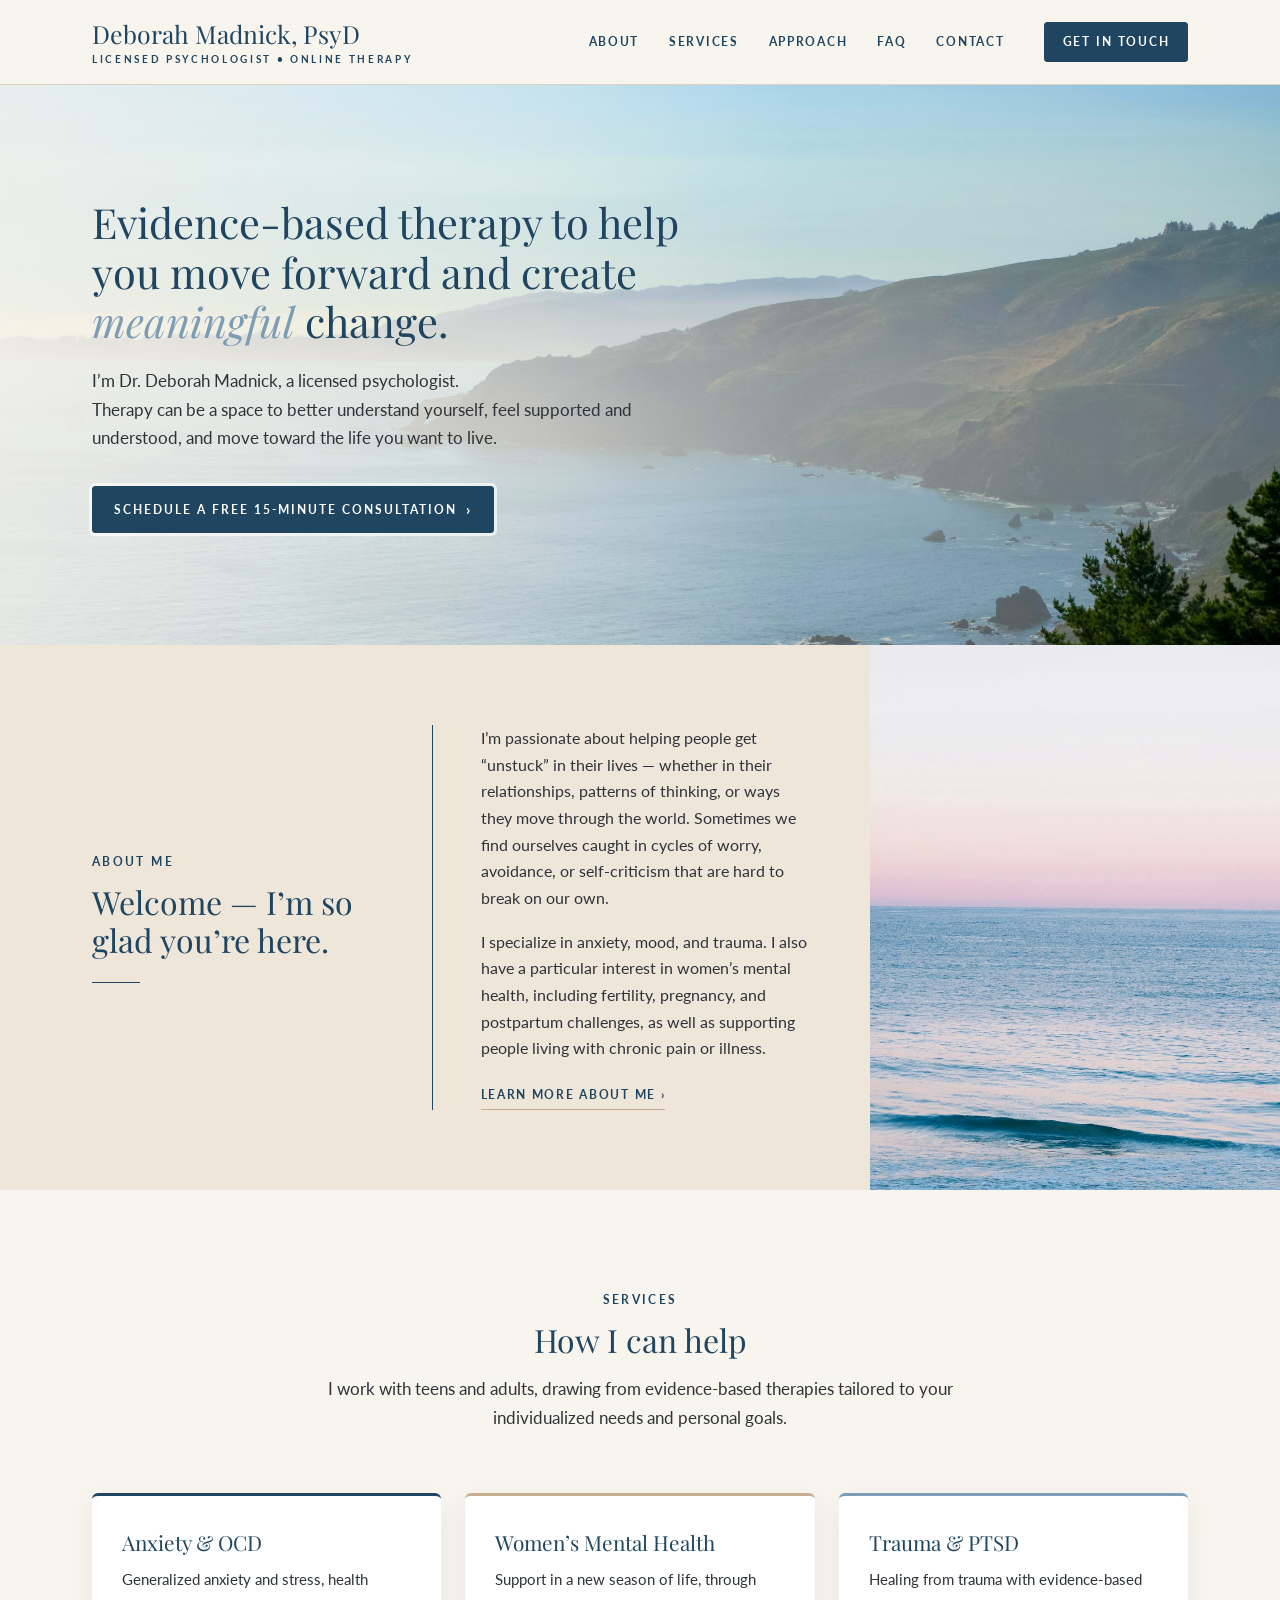
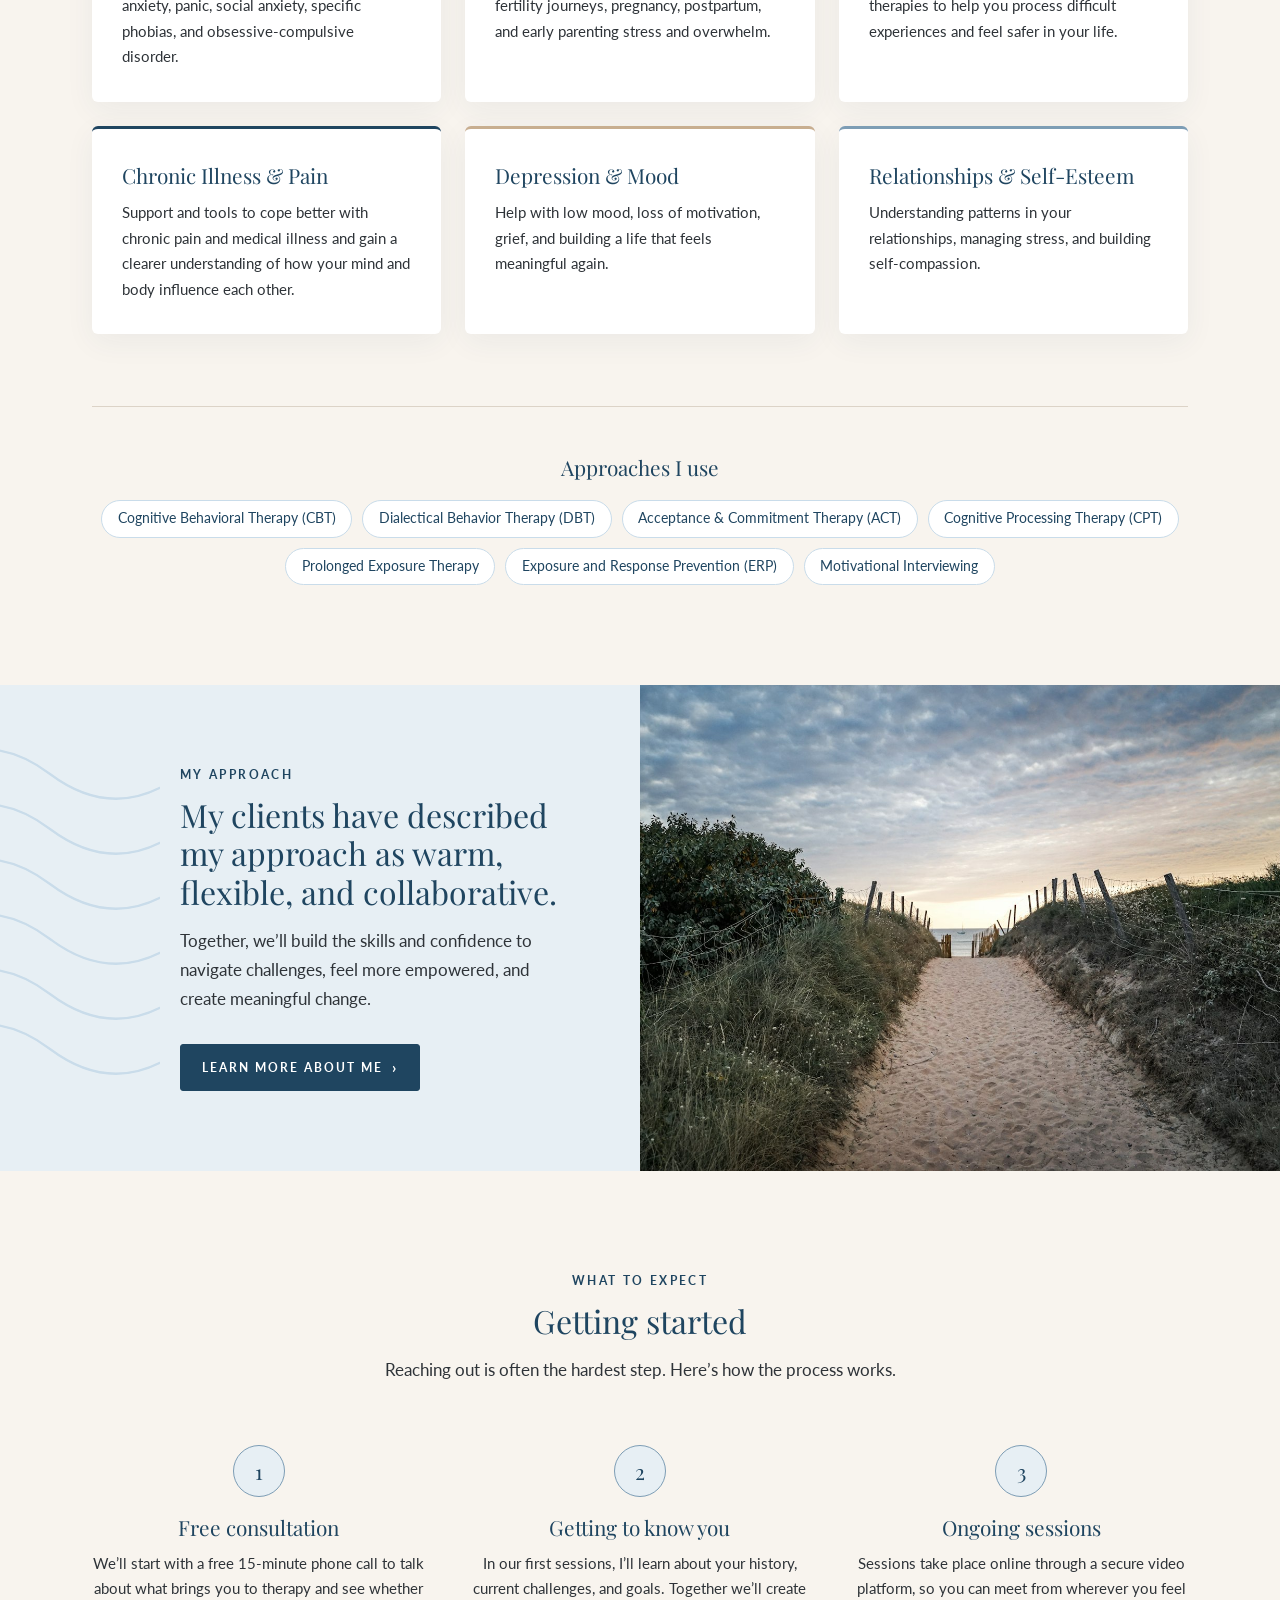
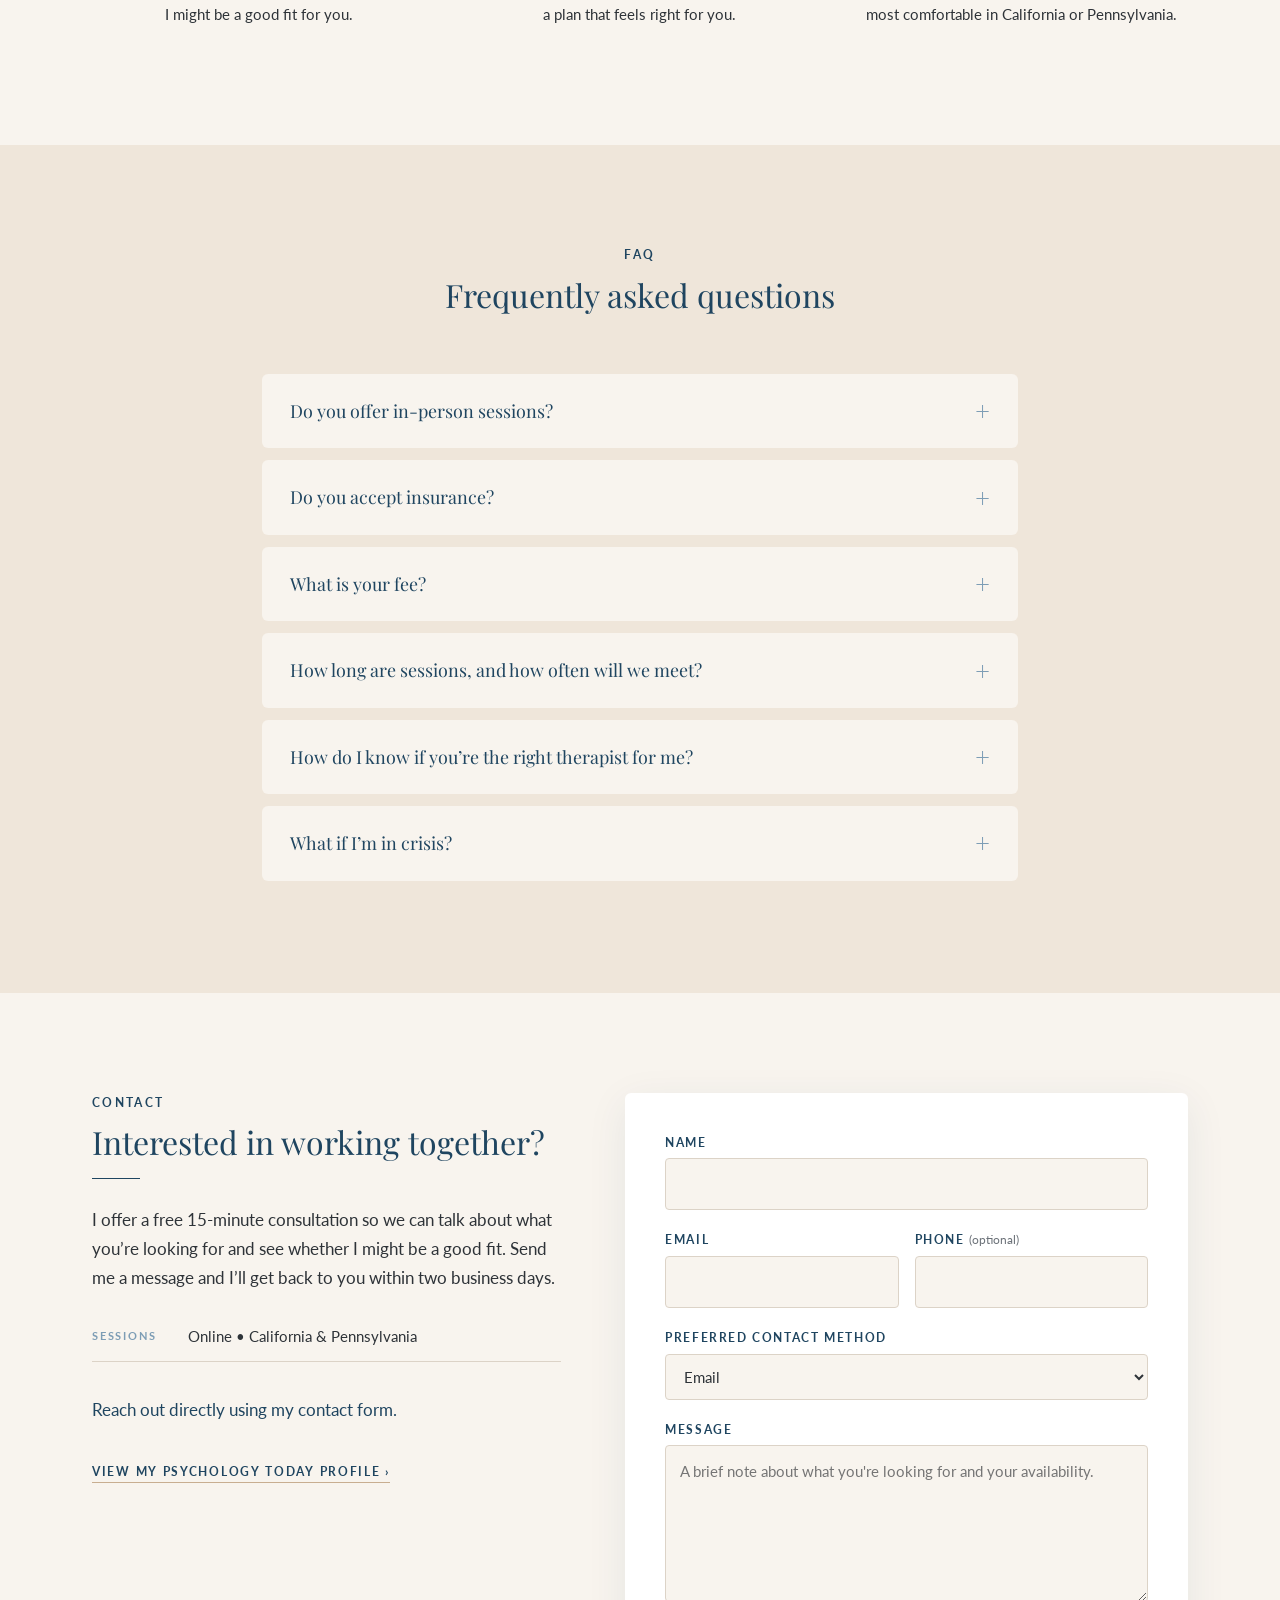
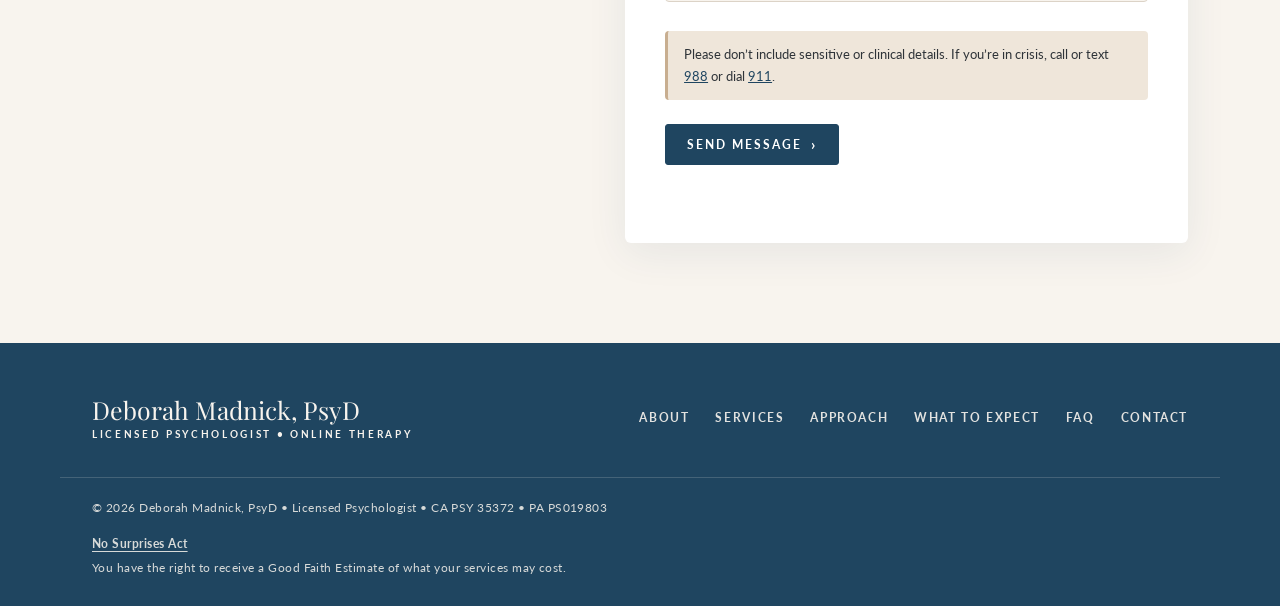
<file: index.html>
<!DOCTYPE html>
<html lang="en">
<head>
  <!-- Google Analytics (GA4) -->
  <script async src="https://www.googletagmanager.com/gtag/js?id=G-Y16M47GJS7"></script>
  <script>
    window.dataLayer = window.dataLayer || [];
    function gtag(){dataLayer.push(arguments);}
    gtag('js', new Date());
    gtag('config', 'G-Y16M47GJS7');
  </script>
  <meta charset="UTF-8">
  <meta name="viewport" content="width=device-width, initial-scale=1">
  <title>Deborah Madnick, PsyD | Psychologist | Online Therapy in California &amp; Pennsylvania</title>
  <meta name="description" content="Dr. Deborah Madnick is a licensed psychologist offering online therapy for anxiety, OCD, trauma, perinatal and fertility concerns, and chronic illness. Free 15-minute consultation.">
  <link rel="canonical" href="https://deborahmadnicktherapy.com/">
  <meta property="og:site_name" content="Deborah Madnick, PsyD">
  <meta property="og:title" content="Deborah Madnick, PsyD">
  <meta property="og:description" content="Licensed Psychologist &bull; Online Therapy">
  <meta property="og:url" content="https://deborahmadnicktherapy.com/">
  <meta property="og:type" content="website">
  <meta property="og:image" content="https://deborahmadnicktherapy.com/images/og-image.jpg">
  <meta property="og:image:width" content="1200">
  <meta property="og:image:height" content="630">
  <meta property="og:image:alt" content="Misty California coastline">
  <meta name="twitter:card" content="summary_large_image">
  <script type="application/ld+json">
  {
    "@context": "https://schema.org",
    "@type": "MedicalBusiness",
    "name": "Deborah Madnick, PsyD",
    "description": "Licensed psychologist offering online, evidence-based therapy for teens and adults in California and Pennsylvania, including anxiety, OCD, trauma, women's mental health, and chronic illness.",
    "url": "https://deborahmadnicktherapy.com/",
    "image": "https://deborahmadnicktherapy.com/images/headshot.jpg",
    "areaServed": [
      { "@type": "State", "name": "California" },
      { "@type": "State", "name": "Pennsylvania" }
    ],
    "founder": {
      "@type": "Person",
      "name": "Deborah Madnick",
      "honorificSuffix": "PsyD",
      "jobTitle": "Licensed Psychologist",
      "url": "https://deborahmadnicktherapy.com/about",
      "image": "https://deborahmadnicktherapy.com/images/headshot.jpg"
    },
    "sameAs": [
      "https://www.psychologytoday.com/us/therapists/deborah-madnick-lafayette-ca/1486808"
    ]
  }
  </script>
  <link rel="icon" href="images/favicon.svg" type="image/svg+xml">
  <link rel="apple-touch-icon" href="images/apple-touch-icon.png">

  <link rel="preconnect" href="https://fonts.googleapis.com">
  <link rel="preconnect" href="https://fonts.gstatic.com" crossorigin>
  <link href="https://fonts.googleapis.com/css2?family=Lato:wght@300;400;700&family=Playfair+Display:ital,wght@0,400;0,500;1,400&display=swap" rel="stylesheet">
  <link rel="stylesheet" href="styles.css">
</head>
<body>

  <!-- ============ HEADER ============ -->
  <header class="site-header">
    <div class="container header-inner">
      <a href="#home" class="brand" aria-label="Deborah Madnick, PsyD — home">
        <span class="brand-name">Deborah Madnick, PsyD</span>
        <span class="brand-sub">Licensed Psychologist &bull; Online Therapy</span>
      </a>

      <button class="nav-toggle" aria-expanded="false" aria-controls="site-nav" aria-label="Open menu">
        <span></span><span></span><span></span>
      </button>

      <nav id="site-nav" class="site-nav" aria-label="Main">
        <a href="about.html">About</a>
        <a href="#services">Services</a>
        <a href="#approach">Approach</a>
        <a href="#faq">FAQ</a>
        <a href="#contact">Contact</a>
        <a href="#contact" class="btn btn-small">Get in Touch</a>
      </nav>
    </div>
  </header>

  <main>

    <!-- ============ HOME / HERO ============ -->
    <!-- To use a photo instead of the illustration, change the background image in styles.css (.hero) -->
    <section id="home" class="hero">
      <div class="container">
        <div class="hero-text">
          <h1>Evidence-based therapy to help you move forward and create <em>meaningful</em> change.</h1>
          <p class="lead">
            I&rsquo;m Dr. Deborah Madnick, a licensed psychologist.<br>
            Therapy can be a space to better
            understand yourself, feel supported and understood, and move toward the life you want to live.
          </p>
          <a href="#contact" class="btn btn-outline-light">Schedule a free 15-minute consultation <span aria-hidden="true">&rsaquo;</span></a>
        </div>
      </div>
    </section>

    <!-- ============ ABOUT (intro band) ============ -->
    <section id="about" class="intro-band">
      <div class="intro-content">
        <div class="intro-head">
          <p class="eyebrow">About Me</p>
          <h2>Welcome &mdash; I&rsquo;m so glad you&rsquo;re here.</h2>
          <div class="rule"></div>
        </div>
        <div class="intro-text">
          <p>
            I&rsquo;m passionate about helping people get &ldquo;unstuck&rdquo; in their lives &mdash; whether in
            their relationships, patterns of thinking, or ways they move through the world. Sometimes we
            find ourselves caught in cycles of worry, avoidance, or self-criticism that are hard to break
            on our own.
          </p>
          <p>
            I specialize in anxiety, mood, and trauma. I also have a particular interest in women&rsquo;s
            mental health, including fertility, pregnancy, and postpartum challenges, as well as supporting
            people living with chronic pain or illness.
          </p>
          <a class="text-link" href="about.html">Learn more about me <span aria-hidden="true">&rsaquo;</span></a>
        </div>
      </div>
      <div class="intro-art" aria-hidden="true"></div>
    </section>

    <!-- ============ SERVICES ============ -->
    <section id="services" class="section">
      <div class="container">
        <div class="section-head">
          <p class="eyebrow">Services</p>
          <h2>How I can help</h2>
          <p>
            I work with teens and adults, drawing from evidence-based therapies
            tailored to your individualized needs and personal goals.
          </p>
        </div>

        <div class="cards">
          <article class="card">
            <h3>Anxiety &amp; OCD</h3>
            <p>Generalized anxiety and stress, health anxiety, panic, social anxiety, specific phobias, and obsessive-compulsive disorder.</p>
          </article>
          <article class="card">
            <h3>Women&rsquo;s Mental Health</h3>
            <p>Support in a new season of life, through fertility journeys, pregnancy, postpartum, and early parenting stress and overwhelm.</p>
          </article>
          <article class="card">
            <h3>Trauma &amp; PTSD</h3>
            <p>Healing from trauma with evidence-based therapies to help you process difficult experiences and feel safer in your life.</p>
          </article>
          <article class="card">
            <h3>Chronic Illness &amp; Pain</h3>
            <p>Support and tools to cope better with chronic pain and medical illness and gain a clearer understanding of how your mind and body influence each other.</p>
          </article>
          <article class="card">
            <h3>Depression &amp; Mood</h3>
            <p>Help with low mood, loss of motivation, grief, and building a life that feels meaningful again.</p>
          </article>
          <article class="card">
            <h3>Relationships &amp; Self-Esteem</h3>
            <p>Understanding patterns in your relationships, managing stress, and building self-compassion.</p>
          </article>
        </div>

        <div class="approaches">
          <h3>Approaches I use</h3>
          <ul class="tags">
            <li>Cognitive Behavioral Therapy (CBT)</li>
            <li>Dialectical Behavior Therapy (DBT)</li>
            <li>Acceptance &amp; Commitment Therapy (ACT)</li>
            <li>Cognitive Processing Therapy (CPT)</li>
            <li>Prolonged Exposure Therapy</li>
            <li>Exposure and Response Prevention (ERP)</li>
            <li>Motivational Interviewing</li>
          </ul>
        </div>
      </div>
    </section>

    <!-- ============ APPROACH ============ -->
    <section id="approach" class="approach">
      <div class="approach-content">
        <p class="eyebrow">My Approach</p>
        <h2>My clients have described my approach as warm, flexible, and collaborative.</h2>
        <p>Together, we&rsquo;ll build the skills and confidence to navigate challenges, feel more empowered, and create meaningful change.</p>
        <a href="about.html" class="btn">Learn more about me <span aria-hidden="true">&rsaquo;</span></a>
      </div>
      <div class="approach-art" aria-hidden="true"></div>
    </section>

    <!-- ============ WHAT TO EXPECT ============ -->
    <section id="what-to-expect" class="section">
      <div class="container">
        <div class="section-head">
          <p class="eyebrow">What to Expect</p>
          <h2>Getting started</h2>
          <p>Reaching out is often the hardest step. Here&rsquo;s how the process works.</p>
        </div>

        <ol class="steps">
          <li>
            <span class="step-num">1</span>
            <h3>Free consultation</h3>
            <p>
              We&rsquo;ll start with a free 15-minute phone call to talk about what brings you to therapy
              and see whether I might be a good fit for you.
            </p>
          </li>
          <li>
            <span class="step-num">2</span>
            <h3>Getting to know you</h3>
            <p>
              In our first sessions, I&rsquo;ll learn about your history, current challenges, and goals.
              Together we&rsquo;ll create a plan that feels right for you.
            </p>
          </li>
          <li>
            <span class="step-num">3</span>
            <h3>Ongoing sessions</h3>
            <p>
              Sessions take place online through a secure video platform, so you can meet from wherever
              you feel most comfortable in California or Pennsylvania.
            </p>
          </li>
        </ol>
      </div>
    </section>

    <!-- ============ FAQ ============ -->
    <section id="faq" class="section section-sand">
      <div class="container narrow">
        <div class="section-head">
          <p class="eyebrow">FAQ</p>
          <h2>Frequently asked questions</h2>
        </div>

        <div class="faq">
          <details>
            <summary>Do you offer in-person sessions?</summary>
            <p>
              I currently offer online sessions only, through a secure, HIPAA-compliant video platform.
              I can see clients who are located in California or Pennsylvania at the time of the session.
            </p>
          </details>
          <details>
            <summary>Do you accept insurance?</summary>
            <p>
              I do not accept insurance directly. However, many insurance companies provide reimbursement
              for out-of-network psychotherapy services. I am happy to provide something called a superbill
              by request that can be used to seek reimbursement from your insurer.
            </p>
            <p>
              I recommend that you contact your insurance company to inquire about the availability of
              reimbursement for out-of-network psychotherapy services. Here are some questions that may be
              helpful to ask your insurance company:
            </p>
            <ul>
              <li>Do I have mental health insurance benefits?</li>
              <li>What is my deductible and has it been met?</li>
              <li>How many sessions per year does my health insurance cover?</li>
              <li>What is the coverage amount per out-of-network therapy session, CPT code 90834?</li>
              <li>How do I access the form(s) needed to submit a request for reimbursement?</li>
            </ul>
          </details>
          <details>
            <summary>What is your fee?</summary>
            <p>
              Please reach out directly and I&rsquo;m happy to talk through payment and fees. My fees are
              based on the usual and customary rates for psychologists in the Bay Area. However, I do offer
              a number of sliding scale spots based on need.
            </p>
          </details>
          <details>
            <summary>How long are sessions, and how often will we meet?</summary>
            <p>
              Sessions are typically 50 minutes. Most clients start with weekly sessions, and we can
              adjust the frequency together as you make progress.
            </p>
          </details>
          <details>
            <summary>How do I know if you&rsquo;re the right therapist for me?</summary>
            <p>
              Feeling comfortable with your therapist is one of the most important parts of therapy.
              The free 15-minute consultation is a chance to ask questions and get a sense of whether
              we&rsquo;re a good fit. If we&rsquo;re not, I&rsquo;m happy to connect you to colleagues and other resources.
            </p>
          </details>
          <details>
            <summary>What if I&rsquo;m in crisis?</summary>
            <p>
              I&rsquo;m not able to provide emergency services. If you are in crisis, please call or text
              <a href="tel:988">988</a> (Suicide &amp; Crisis Lifeline), call <a href="tel:911">911</a>,
              or go to your nearest emergency room.
            </p>
          </details>
        </div>
      </div>
    </section>

    <!-- ============ CONTACT ============ -->
    <section id="contact" class="section">
      <div class="container contact-inner">
        <div class="contact-info">
          <p class="eyebrow">Contact</p>
          <h2>Interested in working together?</h2>
          <div class="rule"></div>
          <p>
            I offer a free 15-minute consultation so we can talk about what you&rsquo;re looking for and
            see whether I might be a good fit. Send me a message and I&rsquo;ll get back to you within
            two business days.
          </p>
          <ul class="contact-list">
            <!-- PHONE: to show a phone number, delete these comment markers and fill in your number
            <li><span>Phone</span><a href="tel:+1XXXXXXXXXX">(XXX) XXX-XXXX</a></li>
            -->
            <li><span>Sessions</span>Online &bull; California &amp; Pennsylvania</li>
          </ul>
          <p class="contact-direct">Reach out directly using my contact form.</p>
          <a class="text-link" href="https://www.psychologytoday.com/us/therapists/deborah-madnick-lafayette-ca/1486808" target="_blank" rel="noopener">
            View my Psychology Today profile <span aria-hidden="true">&rsaquo;</span>
          </a>
        </div>

        <!-- Submissions are emailed by worker/index.js (Cloudflare Email Routing) -->
        <form class="contact-form" id="contact-form" action="/api/contact" method="POST">
          <input type="checkbox" name="botcheck" class="hp" tabindex="-1" autocomplete="off" aria-hidden="true">

          <div class="field">
            <label for="name">Name</label>
            <input id="name" name="name" type="text" autocomplete="name" required>
          </div>
          <div class="field-row">
            <div class="field">
              <label for="email">Email</label>
              <input id="email" name="email" type="email" autocomplete="email" required>
            </div>
            <div class="field">
              <label for="phone">Phone <span class="optional">(optional)</span></label>
              <input id="phone" name="phone" type="tel" autocomplete="tel">
            </div>
          </div>
          <div class="field">
            <label for="preferred">Preferred contact method</label>
            <select id="preferred" name="preferred_contact">
              <option>Email</option>
              <option>Phone call</option>
              <option>Text message</option>
            </select>
          </div>
          <div class="field">
            <label for="message">Message</label>
            <textarea id="message" name="message" rows="5" required
              placeholder="A brief note about what you're looking for and your availability."></textarea>
          </div>

          <p class="form-note">
            Please don&rsquo;t include sensitive or clinical details. If you&rsquo;re in crisis, call or
            text <a href="tel:988">988</a> or dial <a href="tel:911">911</a>.
          </p>

          <button type="submit" class="btn">Send message <span aria-hidden="true">&rsaquo;</span></button>
          <p class="form-status" role="status" aria-live="polite"></p>
        </form>
      </div>
    </section>

  </main>

  <!-- ============ FOOTER ============ -->
  <footer class="site-footer">
    <div class="container footer-inner">
      <a href="#home" class="brand brand-footer">
        <span class="brand-name">Deborah Madnick, PsyD</span>
        <span class="brand-sub">Licensed Psychologist &bull; Online Therapy</span>
      </a>
      <nav class="footer-nav" aria-label="Footer">
        <a href="about.html">About</a>
        <a href="#services">Services</a>
        <a href="#approach">Approach</a>
        <a href="#what-to-expect">What to Expect</a>
        <a href="#faq">FAQ</a>
        <a href="#contact">Contact</a>
      </nav>
    </div>
    <div class="container footer-meta">
      <p>&copy; <span id="year">2026</span> Deborah Madnick, PsyD &bull; Licensed Psychologist &bull; CA PSY 35372 &bull; PA PS019803</p>
    </div>
    <div class="container footer-legal">
      <a href="https://www.cms.gov/nosurprises" target="_blank" rel="noopener">No Surprises Act</a>
      <p>You have the right to receive a Good Faith Estimate of what your services may cost.</p>
    </div>
  </footer>

  <script src="script.js"></script>
</body>
</html>
</file>
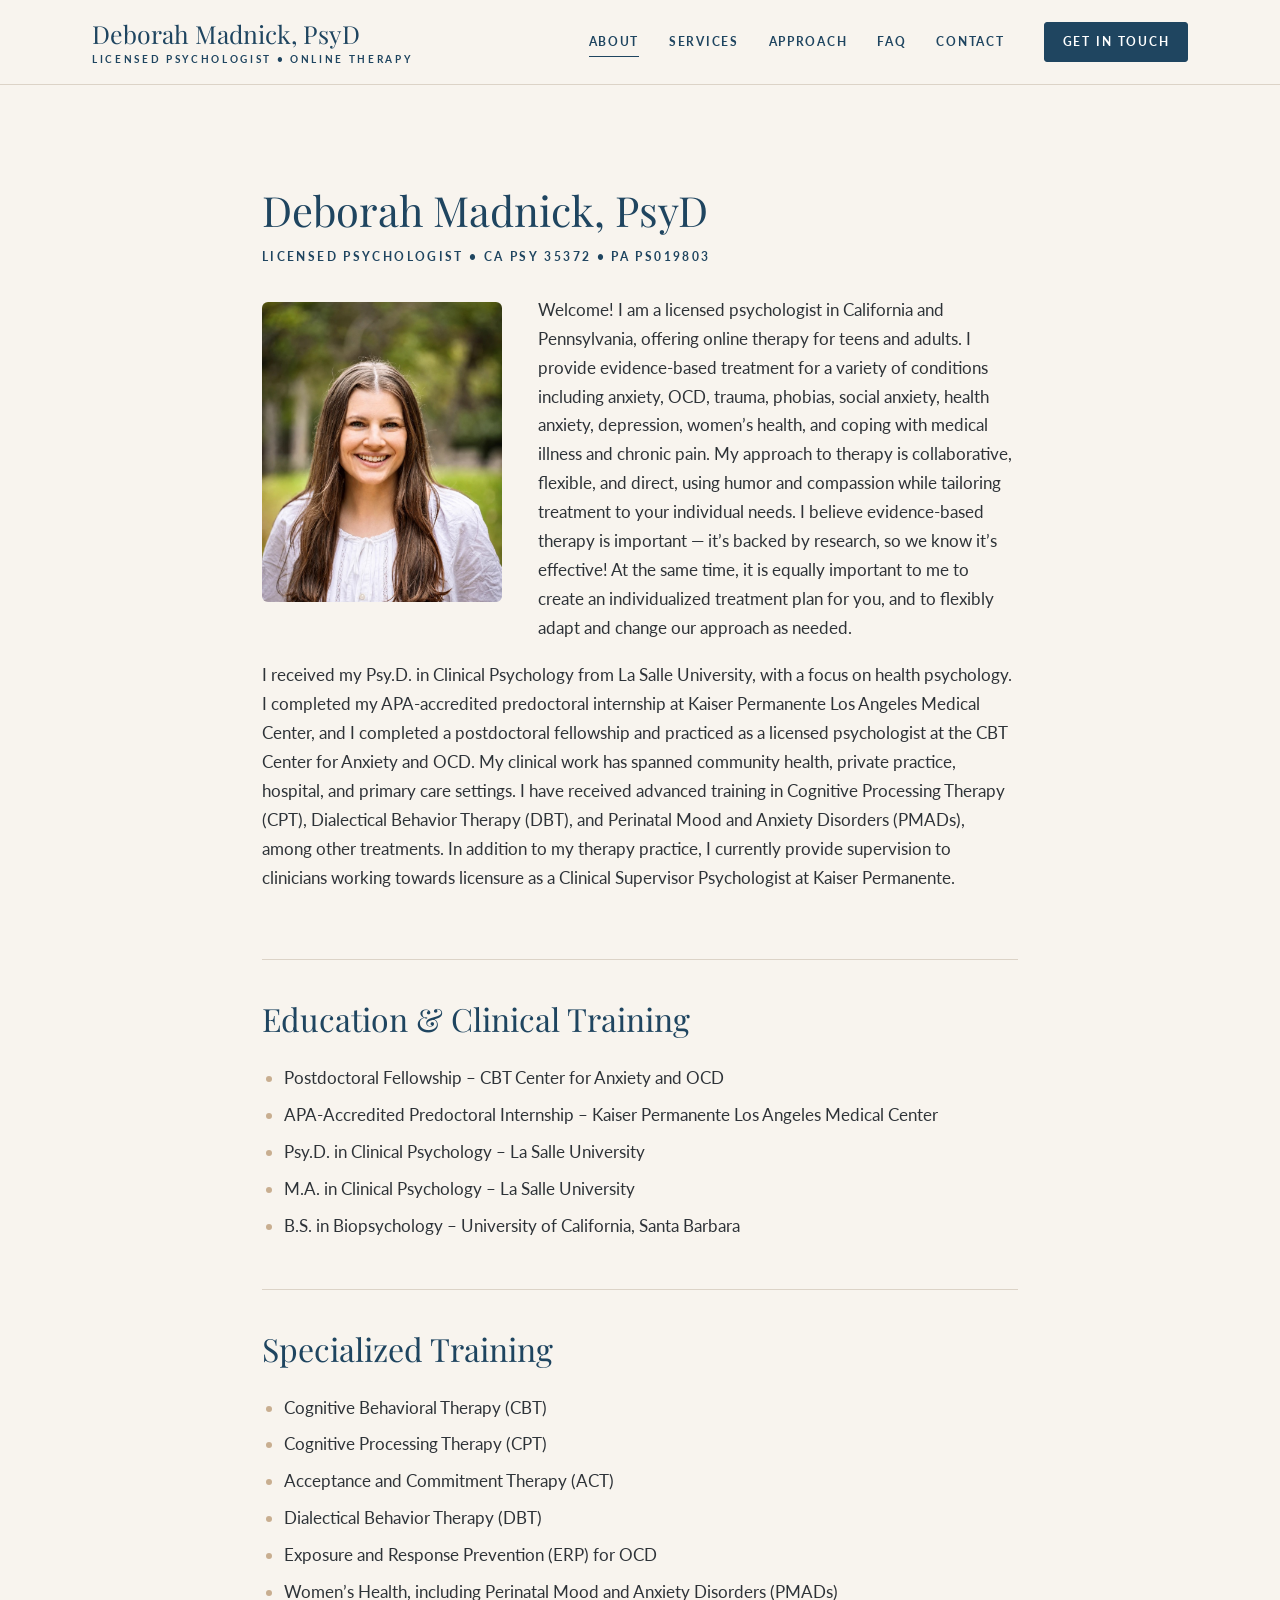
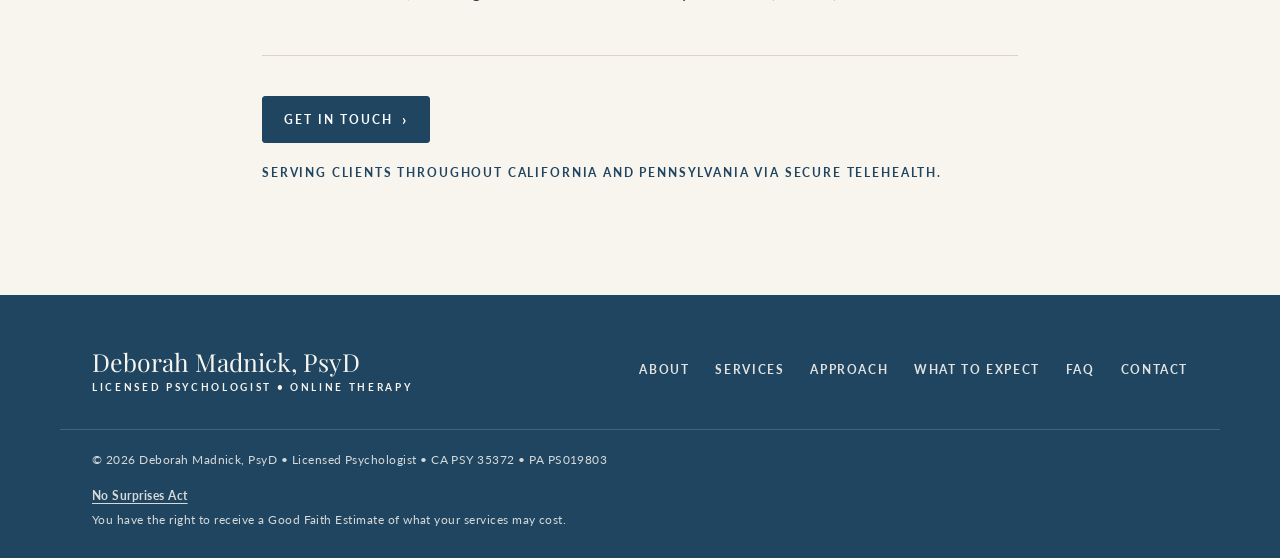
<file: about.html>
<!DOCTYPE html>
<html lang="en">
<head>
  <!-- Google Analytics (GA4) -->
  <script async src="https://www.googletagmanager.com/gtag/js?id=G-Y16M47GJS7"></script>
  <script>
    window.dataLayer = window.dataLayer || [];
    function gtag(){dataLayer.push(arguments);}
    gtag('js', new Date());
    gtag('config', 'G-Y16M47GJS7');
  </script>
  <meta charset="UTF-8">
  <meta name="viewport" content="width=device-width, initial-scale=1">
  <title>About Dr. Deborah Madnick, PsyD | Psychologist</title>
  <meta name="description" content="Dr. Deborah Madnick is a licensed psychologist in California and Pennsylvania specializing in evidence-based treatment for anxiety, OCD, trauma, perinatal mental health, and chronic medical conditions.">
  <link rel="canonical" href="https://deborahmadnicktherapy.com/about">
  <meta property="og:site_name" content="Deborah Madnick, PsyD">
  <meta property="og:title" content="About Deborah Madnick, PsyD">
  <meta property="og:description" content="Licensed Psychologist &bull; Online Therapy">
  <meta property="og:url" content="https://deborahmadnicktherapy.com/about">
  <meta property="og:type" content="website">
  <meta property="og:image" content="https://deborahmadnicktherapy.com/images/og-image.jpg">
  <meta property="og:image:width" content="1200">
  <meta property="og:image:height" content="630">
  <meta property="og:image:alt" content="Misty California coastline">
  <meta name="twitter:card" content="summary_large_image">
  <link rel="icon" href="images/favicon.svg" type="image/svg+xml">
  <link rel="apple-touch-icon" href="images/apple-touch-icon.png">

  <link rel="preconnect" href="https://fonts.googleapis.com">
  <link rel="preconnect" href="https://fonts.gstatic.com" crossorigin>
  <link href="https://fonts.googleapis.com/css2?family=Lato:wght@300;400;700&family=Playfair+Display:ital,wght@0,400;0,500;1,400&display=swap" rel="stylesheet">
  <link rel="stylesheet" href="styles.css">
</head>
<body>

  <!-- ============ HEADER ============ -->
  <header class="site-header">
    <div class="container header-inner">
      <a href="index.html" class="brand" aria-label="Deborah Madnick, PsyD — home">
        <span class="brand-name">Deborah Madnick, PsyD</span>
        <span class="brand-sub">Licensed Psychologist &bull; Online Therapy</span>
      </a>

      <button class="nav-toggle" aria-expanded="false" aria-controls="site-nav" aria-label="Open menu">
        <span></span><span></span><span></span>
      </button>

      <nav id="site-nav" class="site-nav" aria-label="Main">
        <a href="about.html" class="active" aria-current="page">About</a>
        <a href="index.html#services">Services</a>
        <a href="index.html#approach">Approach</a>
        <a href="index.html#faq">FAQ</a>
        <a href="index.html#contact">Contact</a>
        <a href="index.html#contact" class="btn btn-small">Get in Touch</a>
      </nav>
    </div>
  </header>

  <main class="section about-page">
    <div class="container narrow">

      <h1>Deborah Madnick, PsyD</h1>
      <p class="eyebrow">Licensed Psychologist &bull; CA PSY 35372 &bull; PA PS019803</p>

      <!-- ============ BIO ============ -->
      <div class="bio">
        <figure class="bio-photo">
          <img src="images/headshot.jpg" alt="Dr. Deborah Madnick" width="800" height="1200">
        </figure>

        <p>
          Welcome! I am a licensed psychologist in California and Pennsylvania, offering online therapy for teens
          and adults. I provide evidence-based treatment for a variety of conditions including anxiety, OCD,
          trauma, phobias, social anxiety, health anxiety, depression, women&rsquo;s health, and coping with
          medical illness and chronic pain. My approach to therapy is collaborative, flexible, and direct,
          using humor and compassion while tailoring treatment to your individual needs. I believe
          evidence-based therapy is important &mdash; it&rsquo;s backed by research, so we know it&rsquo;s
          effective! At the same time, it is equally important to me to create an individualized treatment
          plan for you, and to flexibly adapt and change our approach as needed.
        </p>
        <p>
          I received my Psy.D. in Clinical Psychology from La Salle University, with a focus on health
          psychology. I completed my APA-accredited predoctoral internship at Kaiser Permanente Los Angeles
          Medical Center, and I completed a postdoctoral fellowship and practiced as a licensed psychologist
          at the CBT Center for Anxiety and OCD. My clinical work has spanned community health, private
          practice, hospital, and primary care settings. I have received advanced training in Cognitive
          Processing Therapy (CPT), Dialectical Behavior Therapy (DBT), and Perinatal Mood and Anxiety
          Disorders (PMADs), among other treatments. In addition to my therapy practice, I currently provide
          supervision to clinicians working towards licensure as a Clinical Supervisor Psychologist at
          Kaiser Permanente.
        </p>
      </div>

      <!-- ============ EDUCATION & CLINICAL TRAINING ============ -->
      <section class="cv-section">
        <h2>Education &amp; Clinical Training</h2>
        <ul>
          <li>Postdoctoral Fellowship &ndash; CBT Center for Anxiety and OCD</li>
          <li>APA-Accredited Predoctoral Internship &ndash; Kaiser Permanente Los Angeles Medical Center</li>
          <li>Psy.D. in Clinical Psychology &ndash; La Salle University</li>
          <li>M.A. in Clinical Psychology &ndash; La Salle University</li>
          <li>B.S. in Biopsychology &ndash; University of California, Santa Barbara</li>
        </ul>
      </section>

      <!-- ============ SPECIALIZED TRAINING ============ -->
      <section class="cv-section">
        <h2>Specialized Training</h2>
        <ul>
          <li>Cognitive Behavioral Therapy (CBT)</li>
          <li>Cognitive Processing Therapy (CPT)</li>
          <li>Acceptance and Commitment Therapy (ACT)</li>
          <li>Dialectical Behavior Therapy (DBT)</li>
          <li>Exposure and Response Prevention (ERP) for OCD</li>
          <li>Women&rsquo;s Health, including Perinatal Mood and Anxiety Disorders (PMADs)</li>
        </ul>
      </section>

      <div class="about-cta">
        <a href="index.html#contact" class="btn">Get in touch <span aria-hidden="true">&rsaquo;</span></a>
        <p>Serving clients throughout California and Pennsylvania via secure telehealth.</p>
      </div>

    </div>
  </main>

  <!-- ============ FOOTER ============ -->
  <footer class="site-footer">
    <div class="container footer-inner">
      <a href="index.html" class="brand brand-footer">
        <span class="brand-name">Deborah Madnick, PsyD</span>
        <span class="brand-sub">Licensed Psychologist &bull; Online Therapy</span>
      </a>
      <nav class="footer-nav" aria-label="Footer">
        <a href="about.html">About</a>
        <a href="index.html#services">Services</a>
        <a href="index.html#approach">Approach</a>
        <a href="index.html#what-to-expect">What to Expect</a>
        <a href="index.html#faq">FAQ</a>
        <a href="index.html#contact">Contact</a>
      </nav>
    </div>
    <div class="container footer-meta">
      <p>&copy; <span id="year">2026</span> Deborah Madnick, PsyD &bull; Licensed Psychologist &bull; CA PSY 35372 &bull; PA PS019803</p>
    </div>
    <div class="container footer-legal">
      <a href="https://www.cms.gov/nosurprises" target="_blank" rel="noopener">No Surprises Act</a>
      <p>You have the right to receive a Good Faith Estimate of what your services may cost.</p>
    </div>
  </footer>

  <script src="script.js"></script>
</body>
</html>
</file>
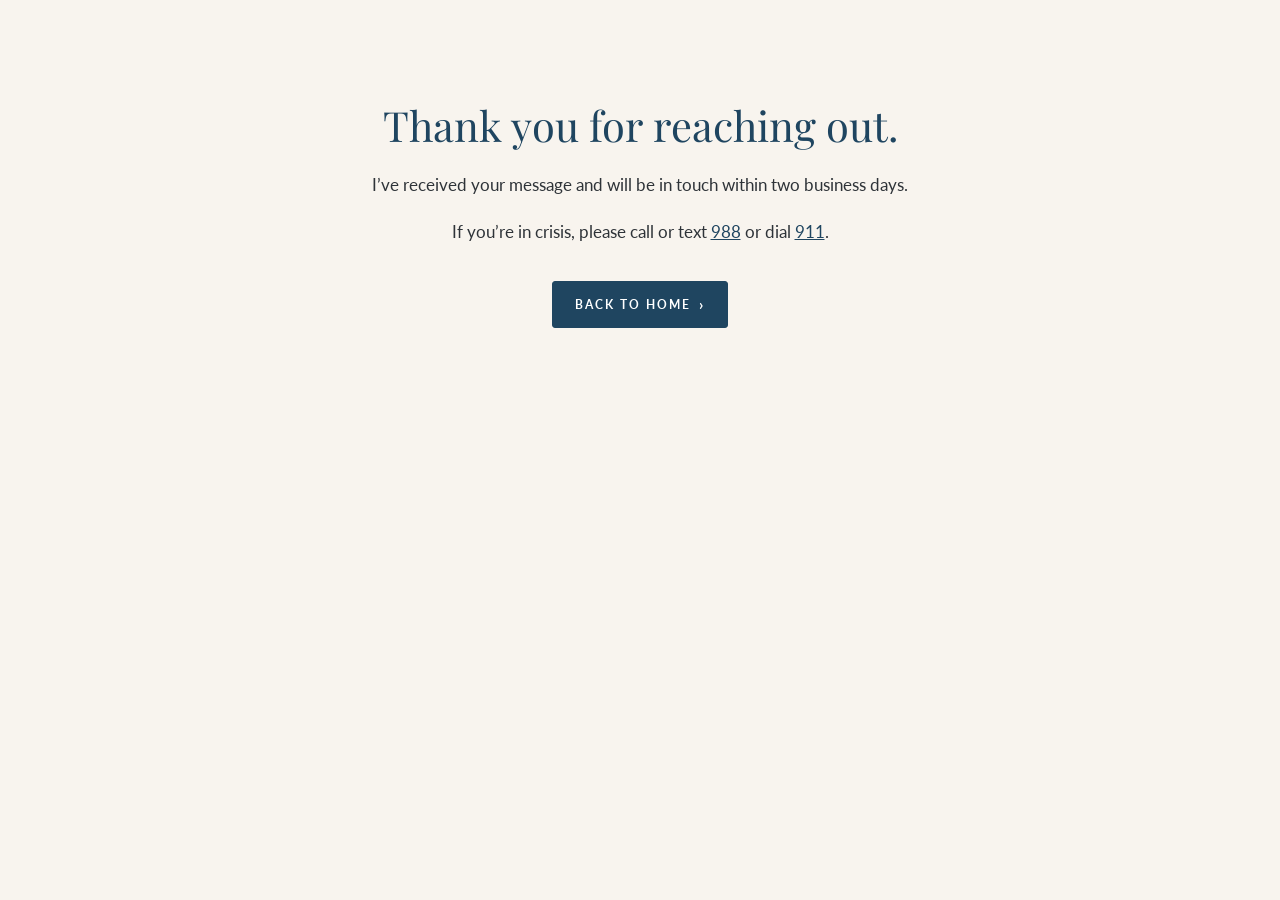
<file: thank-you.html>
<!DOCTYPE html>
<html lang="en">
<head>
  <meta charset="UTF-8">
  <meta name="viewport" content="width=device-width, initial-scale=1">
  <title>Thank You | Deborah Madnick, PsyD</title>
  <meta name="robots" content="noindex">
  <link rel="icon" href="images/favicon.svg" type="image/svg+xml">
  <link rel="apple-touch-icon" href="images/apple-touch-icon.png">
  <link rel="preconnect" href="https://fonts.googleapis.com">
  <link rel="preconnect" href="https://fonts.gstatic.com" crossorigin>
  <link href="https://fonts.googleapis.com/css2?family=Lato:wght@300;400;700&family=Playfair+Display:ital,wght@0,400;0,500;1,400&display=swap" rel="stylesheet">
  <link rel="stylesheet" href="styles.css">
</head>
<body>
  <main class="section">
    <div class="container narrow" style="text-align:center">
      <h1>Thank you for reaching out.</h1>
      <p>I&rsquo;ve received your message and will be in touch within two business days.</p>
      <p style="margin-bottom:2em">If you&rsquo;re in crisis, please call or text <a href="tel:988">988</a> or dial <a href="tel:911">911</a>.</p>
      <a href="index.html" class="btn">Back to home <span aria-hidden="true">&rsaquo;</span></a>
    </div>
  </main>
</body>
</html>
</file>
<file: styles.css>
/* ============================================================
   Deborah Madnick, PsyD — site styles
   Palette: deep blue, dusty blue, pale blue, sand, ivory
   ============================================================ */

:root {
  --deep-blue: #1F4560;
  --deep-blue-dark: #183850;
  --dusty-blue: #7D9DB5;
  --pale-blue: #C9DCEA;
  --mist: #E7EFF4;          /* very light blue for section backgrounds */
  --sand: #C8AE90;
  --sand-light: #EFE6DA;    /* warm band backgrounds */
  --ivory: #F8F4EE;
  --white: #FFFFFF;
  --charcoal: #2E3338;
  --muted: #6B7178;
  --line: #DCD3C7;

  --serif: "Playfair Display", Georgia, serif;
  --sans: "Lato", "Helvetica Neue", Arial, sans-serif;

  --max: 1160px;
  --radius: 6px;
  --header-h: 84px;
}

*, *::before, *::after { box-sizing: border-box; }

html { scroll-behavior: smooth; scroll-padding-top: var(--header-h); }

body {
  margin: 0;
  background: var(--ivory);
  color: var(--charcoal);
  font-family: var(--sans);
  font-weight: 400;
  font-size: 17px;
  line-height: 1.7;
  -webkit-font-smoothing: antialiased;
}

img { max-width: 100%; display: block; }

a { color: var(--deep-blue); }

h1, h2, h3 {
  font-family: var(--serif);
  font-weight: 400;
  color: var(--deep-blue);
  line-height: 1.2;
  margin: 0 0 .5em;
}
/* One size per level, used everywhere */
h1 { font-size: clamp(2rem, 3.6vw, 2.6rem); }
h2 { font-size: clamp(1.6rem, 2.6vw, 2rem); }
h3 { font-size: 1.3rem; }
h1 em, h2 em { font-style: italic; color: var(--dusty-blue); }

p { margin: 0 0 1.1em; }

.container {
  width: 100%;
  max-width: var(--max);
  margin: 0 auto;
  padding-inline: 32px;
}
.narrow { max-width: 820px; }

.eyebrow {
  font-family: var(--sans);
  font-size: .74rem;
  font-weight: 700;
  letter-spacing: .2em;
  text-transform: uppercase;
  color: var(--deep-blue);
  margin-bottom: .9em;
}

.rule {
  width: 48px;
  height: 1px;
  background: var(--deep-blue);
  margin: 0 0 1.6em;
}

.placeholder { font-style: italic; color: var(--muted); }

/* ---------- Buttons ---------- */
.btn {
  display: inline-flex;
  align-items: center;
  gap: .7em;
  background: var(--deep-blue);
  color: var(--white);
  border: 1px solid var(--deep-blue);
  border-radius: 3px;
  padding: .95em 1.7em;
  font-family: var(--sans);
  font-size: .78rem;
  font-weight: 700;
  letter-spacing: .16em;
  text-transform: uppercase;
  text-decoration: none;
  cursor: pointer;
  transition: background .2s ease, transform .2s ease;
}
.btn span { font-size: 1.2em; line-height: 1; }
.btn:hover { background: var(--deep-blue-dark); transform: translateY(-1px); }
.btn:focus-visible { outline: 3px solid var(--dusty-blue); outline-offset: 3px; }
.btn-small { padding: .8em 1.5em; font-size: .72rem; }
.btn-outline-light { box-shadow: 0 0 0 3px rgba(255, 255, 255, .65); }
.contact-direct { margin: 0 0 1.8em; color: var(--deep-blue); }

.text-link {
  font-size: .76rem;
  font-weight: 700;
  letter-spacing: .14em;
  text-transform: uppercase;
  text-decoration: none;
  border-bottom: 1px solid var(--sand);
  padding-bottom: 3px;
}
.text-link:hover { border-color: var(--deep-blue); }

/* ---------- Header ---------- */
.site-header {
  position: sticky;
  top: 0;
  z-index: 50;
  background: rgba(248, 244, 238, .96);
  backdrop-filter: blur(6px);
  border-bottom: 1px solid var(--line);
}
.header-inner {
  height: var(--header-h);
  display: flex;
  align-items: center;
  justify-content: space-between;
}

.brand {
  display: flex;
  flex-direction: column;
  text-decoration: none;
  line-height: 1.2;
}
.brand-name {
  font-family: var(--serif);
  font-size: 1.55rem;
  color: var(--deep-blue);
}
.brand-sub {
  font-size: .64rem;
  font-weight: 700;
  letter-spacing: .26em;
  text-transform: uppercase;
  color: var(--deep-blue);
  margin-top: 4px;
}

.site-nav {
  display: flex;
  align-items: center;
  gap: 30px;
}
.site-nav a:not(.btn) {
  color: var(--deep-blue);
  text-decoration: none;
  font-size: .76rem;
  font-weight: 700;
  letter-spacing: .14em;
  text-transform: uppercase;
  position: relative;
}
.site-nav a:not(.btn)::after {
  content: "";
  position: absolute;
  left: 0; right: 0; bottom: -5px;
  height: 1px;
  background: var(--deep-blue);
  transform: scaleX(0);
  transition: transform .2s ease;
}
.site-nav a:not(.btn):hover::after,
.site-nav a.active::after { transform: scaleX(1); }
.site-nav .btn { margin-left: 10px; }

.nav-toggle {
  display: none;
  background: none;
  border: 0;
  padding: 8px;
  cursor: pointer;
}
.nav-toggle span {
  display: block;
  width: 24px;
  height: 2px;
  margin: 5px 0;
  background: var(--deep-blue);
  transition: transform .2s ease, opacity .2s ease;
}
.nav-toggle[aria-expanded="true"] span:nth-child(1) { transform: translateY(7px) rotate(45deg); }
.nav-toggle[aria-expanded="true"] span:nth-child(2) { opacity: 0; }
.nav-toggle[aria-expanded="true"] span:nth-child(3) { transform: translateY(-7px) rotate(-45deg); }

/* ---------- Hero ---------- */
.hero {
  /* photo: Spencer DeMera on Unsplash */
  background:
    linear-gradient(90deg, rgba(248, 244, 238, .78) 0%, rgba(248, 244, 238, .35) 42%, rgba(248, 244, 238, 0) 62%),
    url("images/hero.jpg") center 55% / cover no-repeat;
  min-height: 560px;
  display: flex;
  align-items: center;
}
.hero-text {
  max-width: 600px;
  padding: 72px 0;
}
.hero .eyebrow { color: var(--deep-blue); }
.hero .lead {
  font-size: 1.05rem;
  color: var(--charcoal);
  max-width: 34em;
  margin-bottom: 2em;
}

/* ---------- Sections ---------- */
.section { padding: 100px 0; }
.section-sand { background: var(--sand-light); }
.section-mist { background: var(--mist); }

.section-head {
  text-align: center;
  max-width: 660px;
  margin: 0 auto 60px;
}

/* ---------- Intro band (About) ---------- */
.intro-band {
  display: grid;
  grid-template-columns: 1fr minmax(280px, 32%);
  background: var(--sand-light);
}
.intro-content {
  display: grid;
  grid-template-columns: minmax(220px, 1fr) 1.35fr;
  gap: 56px;
  align-items: center;
  padding: 80px 56px 80px max(32px, calc((100vw - var(--max)) / 2 + 32px));
}
.intro-head h2 { margin-bottom: .7em; }
.intro-head .rule { margin: 0; }
.intro-text {
  border-left: 1px solid var(--deep-blue);
  padding-left: 48px;
}
.intro-text p { font-size: .98rem; }
.intro-text .text-link { display: inline-block; margin-top: .4em; }
.intro-art {
  background: url("images/ocean.jpg") center / cover no-repeat;
  min-height: 360px;
}

/* ---------- Services ---------- */
.cards {
  display: grid;
  grid-template-columns: repeat(3, 1fr);
  gap: 24px;
}
.card {
  background: var(--white);
  border-radius: var(--radius);
  border-top: 3px solid var(--deep-blue);
  padding: 34px 30px 32px;
  box-shadow: 0 8px 30px rgba(31, 69, 96, .06);
}
.card:nth-child(3n + 2) { border-top-color: var(--sand); }
.card:nth-child(3n) { border-top-color: var(--dusty-blue); }
.card h3 { margin-bottom: .6em; }
.card p { margin: 0; font-size: .94rem; color: var(--charcoal); }

.approaches {
  text-align: center;
  margin-top: 72px;
  padding-top: 48px;
  border-top: 1px solid var(--line);
}
.tags {
  list-style: none;
  padding: 0;
  margin: 20px 0 0;
  display: flex;
  flex-wrap: wrap;
  justify-content: center;
  gap: 10px;
}
.tags li {
  background: var(--white);
  border: 1px solid var(--pale-blue);
  border-radius: 999px;
  padding: .45em 1.15em;
  font-size: .85rem;
  color: var(--deep-blue);
}

/* ---------- Approach ---------- */
.approach {
  display: grid;
  grid-template-columns: 1fr 1fr;
  min-height: 480px;
}
.approach-content {
  background:
    url("data:image/svg+xml,%3Csvg xmlns='http://www.w3.org/2000/svg' viewBox='0 0 200 400' fill='none' stroke='%23C9DCEA' stroke-width='2'%3E%3Cpath d='M-20 60c40-30 80-30 120 0s80 30 120 0'/%3E%3Cpath d='M-20 110c40-30 80-30 120 0s80 30 120 0'/%3E%3Cpath d='M-20 160c40-30 80-30 120 0s80 30 120 0'/%3E%3Cpath d='M-20 210c40-30 80-30 120 0s80 30 120 0'/%3E%3Cpath d='M-20 260c40-30 80-30 120 0s80 30 120 0'/%3E%3Cpath d='M-20 310c40-30 80-30 120 0s80 30 120 0'/%3E%3C/svg%3E") left -60px center / 220px auto no-repeat,
    var(--mist);
  display: flex;
  flex-direction: column;
  justify-content: center;
  padding: 80px 64px 80px max(140px, calc((100vw - var(--max)) / 2 + 120px));
}
.approach-content h2 { max-width: 18em; }
.approach-content p:not(.eyebrow) { max-width: 30em; margin-bottom: 1.8em; }
.approach-content .btn { align-self: flex-start; }
.approach-art {
  background: url("images/path.jpg") center / cover no-repeat;
  min-height: 360px;
}

/* ---------- What to expect ---------- */
.steps {
  list-style: none;
  padding: 0;
  margin: 0;
  display: grid;
  grid-template-columns: repeat(3, 1fr);
  gap: 48px;
}
.steps li { text-align: center; }
.step-num {
  display: inline-flex;
  align-items: center;
  justify-content: center;
  width: 52px;
  height: 52px;
  border: 1px solid var(--dusty-blue);
  background: var(--mist);
  border-radius: 50%;
  font-family: var(--serif);
  font-size: 1.3rem;
  color: var(--deep-blue);
  margin-bottom: 18px;
}
.steps p { font-size: .95rem; }

/* ---------- FAQ ---------- */
.faq details {
  background: var(--ivory);
  border-radius: var(--radius);
  margin-bottom: 12px;
  padding: 0 28px;
}
.faq summary {
  list-style: none;
  cursor: pointer;
  padding: 22px 32px 22px 0;
  position: relative;
  font-family: var(--serif);
  font-size: 1.12rem;
  color: var(--deep-blue);
}
.faq summary::-webkit-details-marker { display: none; }
.faq summary::after {
  content: "+";
  position: absolute;
  right: 0;
  top: 50%;
  transform: translateY(-50%);
  font-family: var(--sans);
  font-weight: 300;
  font-size: 1.6rem;
  color: var(--dusty-blue);
  transition: transform .2s ease;
}
.faq details[open] summary::after { transform: translateY(-50%) rotate(45deg); }
.faq details p { padding-bottom: 22px; margin: 0; font-size: .96rem; }
.faq details p + ul { margin-top: -10px; }
.faq details ul { margin: 0; padding: 0 0 22px 1.3em; font-size: .96rem; }
.faq details li { margin-bottom: 4px; }
.faq details li::marker { color: var(--sand); }

/* ---------- Contact ---------- */
.contact-inner {
  display: grid;
  grid-template-columns: 1fr 1.2fr;
  gap: 64px;
  align-items: start;
}
.contact-list {
  list-style: none;
  padding: 0;
  margin: 0 0 2em;
}
.contact-list li {
  display: flex;
  gap: 16px;
  padding: 12px 0;
  border-bottom: 1px solid var(--line);
  font-size: .96rem;
}
.contact-list span {
  width: 80px;
  flex-shrink: 0;
  font-size: .7rem;
  font-weight: 700;
  letter-spacing: .16em;
  text-transform: uppercase;
  color: var(--dusty-blue);
  padding-top: 3px;
}
.contact-list a { text-decoration: none; }

.contact-form {
  background: var(--white);
  border-radius: var(--radius);
  padding: 40px;
  box-shadow: 0 10px 40px rgba(31, 69, 96, .08);
}
.field { margin-bottom: 20px; }
.field-row {
  display: grid;
  grid-template-columns: 1fr 1fr;
  gap: 16px;
}
label {
  display: block;
  font-size: .72rem;
  font-weight: 700;
  letter-spacing: .14em;
  text-transform: uppercase;
  color: var(--deep-blue);
  margin-bottom: 6px;
}
.optional { text-transform: none; letter-spacing: 0; color: var(--muted); font-weight: 400; }
input, select, textarea {
  width: 100%;
  font: inherit;
  font-size: .96rem;
  color: var(--charcoal);
  background: var(--ivory);
  border: 1px solid var(--line);
  border-radius: 4px;
  padding: 12px 14px;
  transition: border-color .2s ease, box-shadow .2s ease;
}
input:focus, select:focus, textarea:focus {
  outline: none;
  border-color: var(--dusty-blue);
  box-shadow: 0 0 0 3px rgba(125, 157, 181, .25);
}
textarea { resize: vertical; }
.hp { display: none; }

.form-note {
  font-size: .84rem;
  background: var(--sand-light);
  border-left: 3px solid var(--sand);
  padding: 12px 16px;
  border-radius: 4px;
  margin-bottom: 24px;
}
.form-status { margin: 16px 0 0; font-size: .9rem; min-height: 1.5em; }
.form-status.success { color: var(--deep-blue); }
.form-status.error { color: #9A4A4A; }

/* ---------- Footer ---------- */
.site-footer {
  background: var(--deep-blue);
  color: var(--ivory);
  padding: 52px 0 28px;
}
.site-footer .brand-name,
.site-footer .brand-sub { color: var(--ivory); }
.footer-inner {
  display: flex;
  justify-content: space-between;
  align-items: center;
  gap: 24px;
  flex-wrap: wrap;
}
.footer-nav { display: flex; gap: 26px; flex-wrap: wrap; }
.footer-nav a {
  color: var(--ivory);
  text-decoration: none;
  font-size: .72rem;
  font-weight: 700;
  letter-spacing: .14em;
  text-transform: uppercase;
  opacity: .9;
}
.footer-nav a:hover { opacity: 1; text-decoration: underline; }
.footer-meta {
  display: flex;
  justify-content: space-between;
  flex-wrap: wrap;
  gap: 8px 24px;
  margin-top: 36px;
  padding-top: 20px;
  border-top: 1px solid rgba(248, 244, 238, .2);
  font-size: .74rem;
  letter-spacing: .04em;
  opacity: .85;
}
.footer-meta p { margin: 0; }
.footer-legal {
  margin-top: 16px;
  font-size: .74rem;
  letter-spacing: .04em;
  opacity: .85;
}
.footer-legal a { color: var(--ivory); font-weight: 700; text-underline-offset: 3px; }
.footer-legal a:hover { opacity: .8; }
.footer-legal p { margin: 4px 0 0; }

/* ---------- About page ---------- */
.about-page h1 { margin-bottom: .3em; }
.about-page .eyebrow { margin-bottom: 2.4em; }

.bio::after { content: ""; display: table; clear: both; }
.bio-photo {
  float: left;
  width: 240px;
  margin: 6px 36px 20px 0;
}
.bio-photo > img { width: 100%; height: auto; aspect-ratio: 4 / 5; object-fit: cover; object-position: center 25%; border-radius: var(--radius); }
.photo-placeholder {
  width: 100%;
  aspect-ratio: 4 / 5;
  border-radius: var(--radius);
  background: var(--mist);
  display: flex;
  align-items: center;
  justify-content: center;
  color: var(--deep-blue);
  font-size: .72rem;
  font-weight: 700;
  letter-spacing: .18em;
  text-transform: uppercase;
  text-align: center;
  padding: 20px;
}

.cv-section {
  border-top: 1px solid var(--line);
  margin-top: 48px;
  padding-top: 40px;
}
.cv-section h2 { margin-bottom: .8em; }
.cv-section ul { margin: 0; padding-left: 1.3em; }
.cv-section li { margin-bottom: 8px; }
.cv-section li::marker { color: var(--sand); }

.about-cta {
  border-top: 1px solid var(--line);
  margin-top: 48px;
  padding-top: 40px;
}
.about-cta p {
  margin-top: 20px;
  font-size: .72rem;
  font-weight: 700;
  letter-spacing: .16em;
  text-transform: uppercase;
  color: var(--deep-blue);
}

/* ---------- Responsive ---------- */
@media (max-width: 1080px) {
  .site-nav { gap: 22px; }
  .intro-content { grid-template-columns: 1fr; gap: 28px; padding-right: 40px; }
  .intro-text { border-left: 0; padding-left: 0; }
  .approach-content { padding-left: 48px; }
}

@media (max-width: 900px) {
  :root { --header-h: 72px; }

  .nav-toggle { display: block; }
  .site-nav {
    position: absolute;
    top: var(--header-h);
    left: 0; right: 0;
    flex-direction: column;
    align-items: stretch;
    gap: 0;
    background: var(--ivory);
    border-bottom: 1px solid var(--line);
    padding: 8px 24px 24px;
    display: none;
  }
  .site-nav.open { display: flex; }
  .site-nav a:not(.btn) { padding: 14px 0; border-bottom: 1px solid var(--line); }
  .site-nav a:not(.btn)::after { display: none; }
  .site-nav .btn { margin: 20px 0 0; justify-content: center; }

  .hero {
    min-height: 0;
    background:
      linear-gradient(180deg, rgba(248, 244, 238, .82) 0%, rgba(248, 244, 238, .6) 60%, rgba(248, 244, 238, .25) 100%),
      url("images/hero.jpg") 70% center / cover no-repeat;
  }
  .hero-text { padding: 64px 0; }

  .intro-band, .approach { grid-template-columns: 1fr; }
  .intro-content { padding: 64px 32px; }
  .intro-art, .approach-art { min-height: 260px; }
  .approach-content { padding: 64px 32px; background-size: 160px auto; background-position: left -70px center, 0 0; }

  .section { padding: 72px 0; }
  .cards { grid-template-columns: repeat(2, 1fr); }
  .contact-inner { grid-template-columns: 1fr; gap: 40px; }
  .steps { grid-template-columns: 1fr; gap: 36px; }
}

@media (max-width: 560px) {
  body { font-size: 16px; }
  .container { padding-inline: 16px; }
  .brand-name { font-size: 1.2rem; }
  .brand-sub { font-size: .56rem; letter-spacing: .18em; }
  .intro-content, .approach-content { padding: 56px 16px; }
  .cards { grid-template-columns: 1fr; }
  .card { padding: 28px 22px; }
  .field-row { grid-template-columns: 1fr; gap: 0; }
  .contact-form { padding: 28px 20px; }
  .faq details { padding: 0 18px; }
  .btn { font-size: .72rem; padding: .95em 1.3em; }
  .bio-photo { float: none; width: 100%; max-width: 280px; margin: 0 0 28px; }
}
</file>
